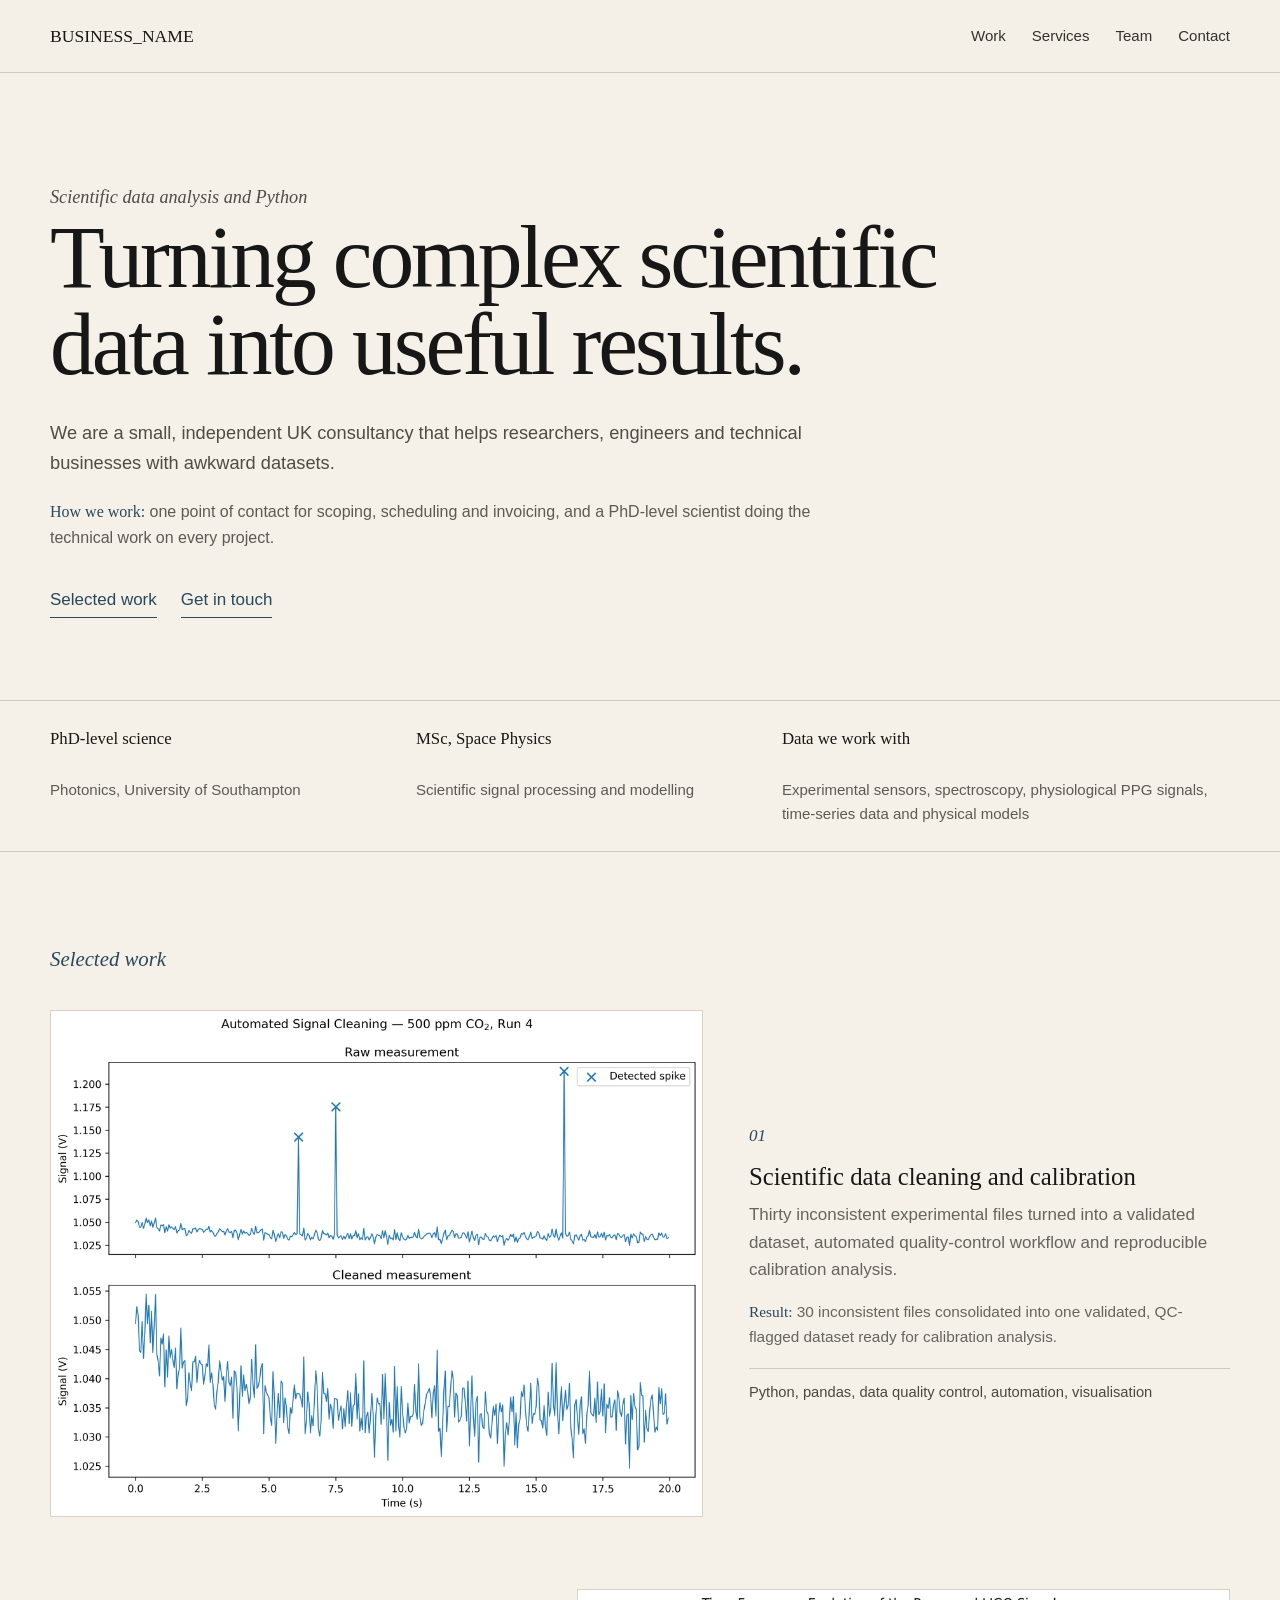
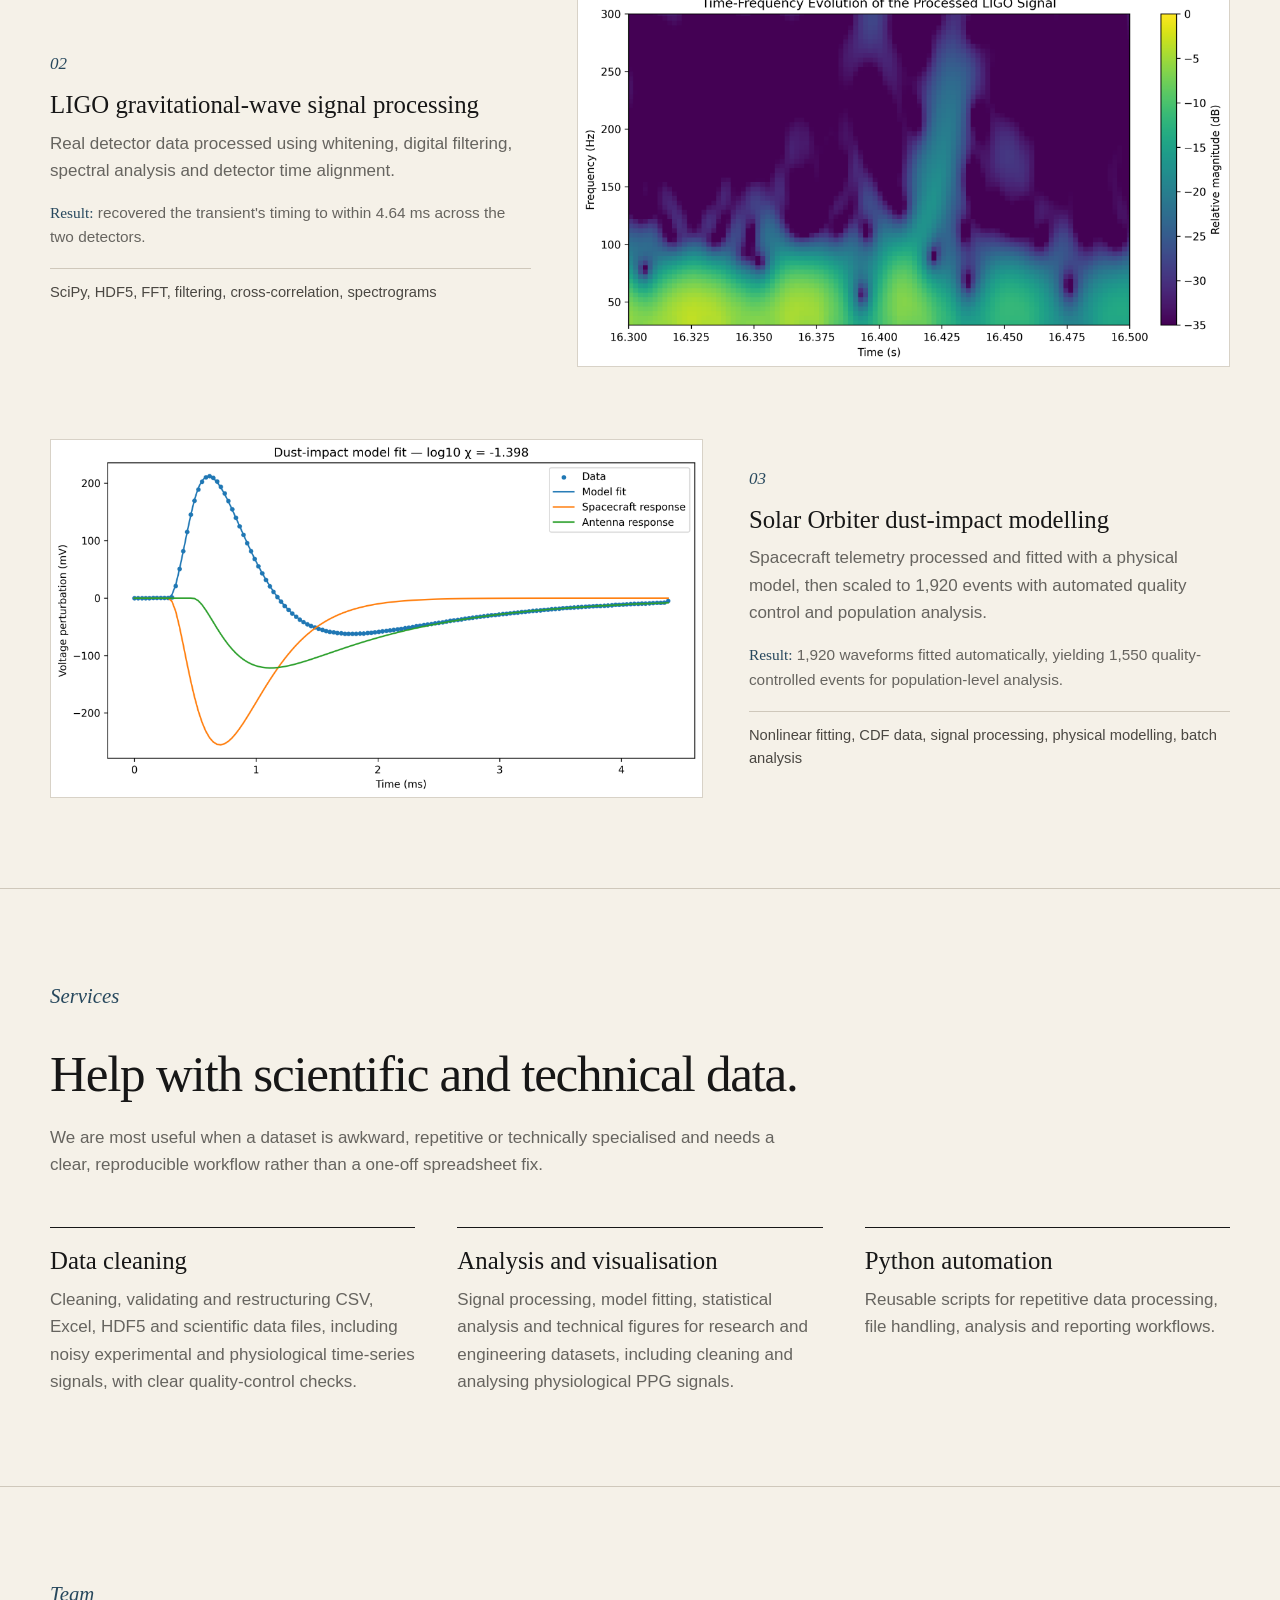
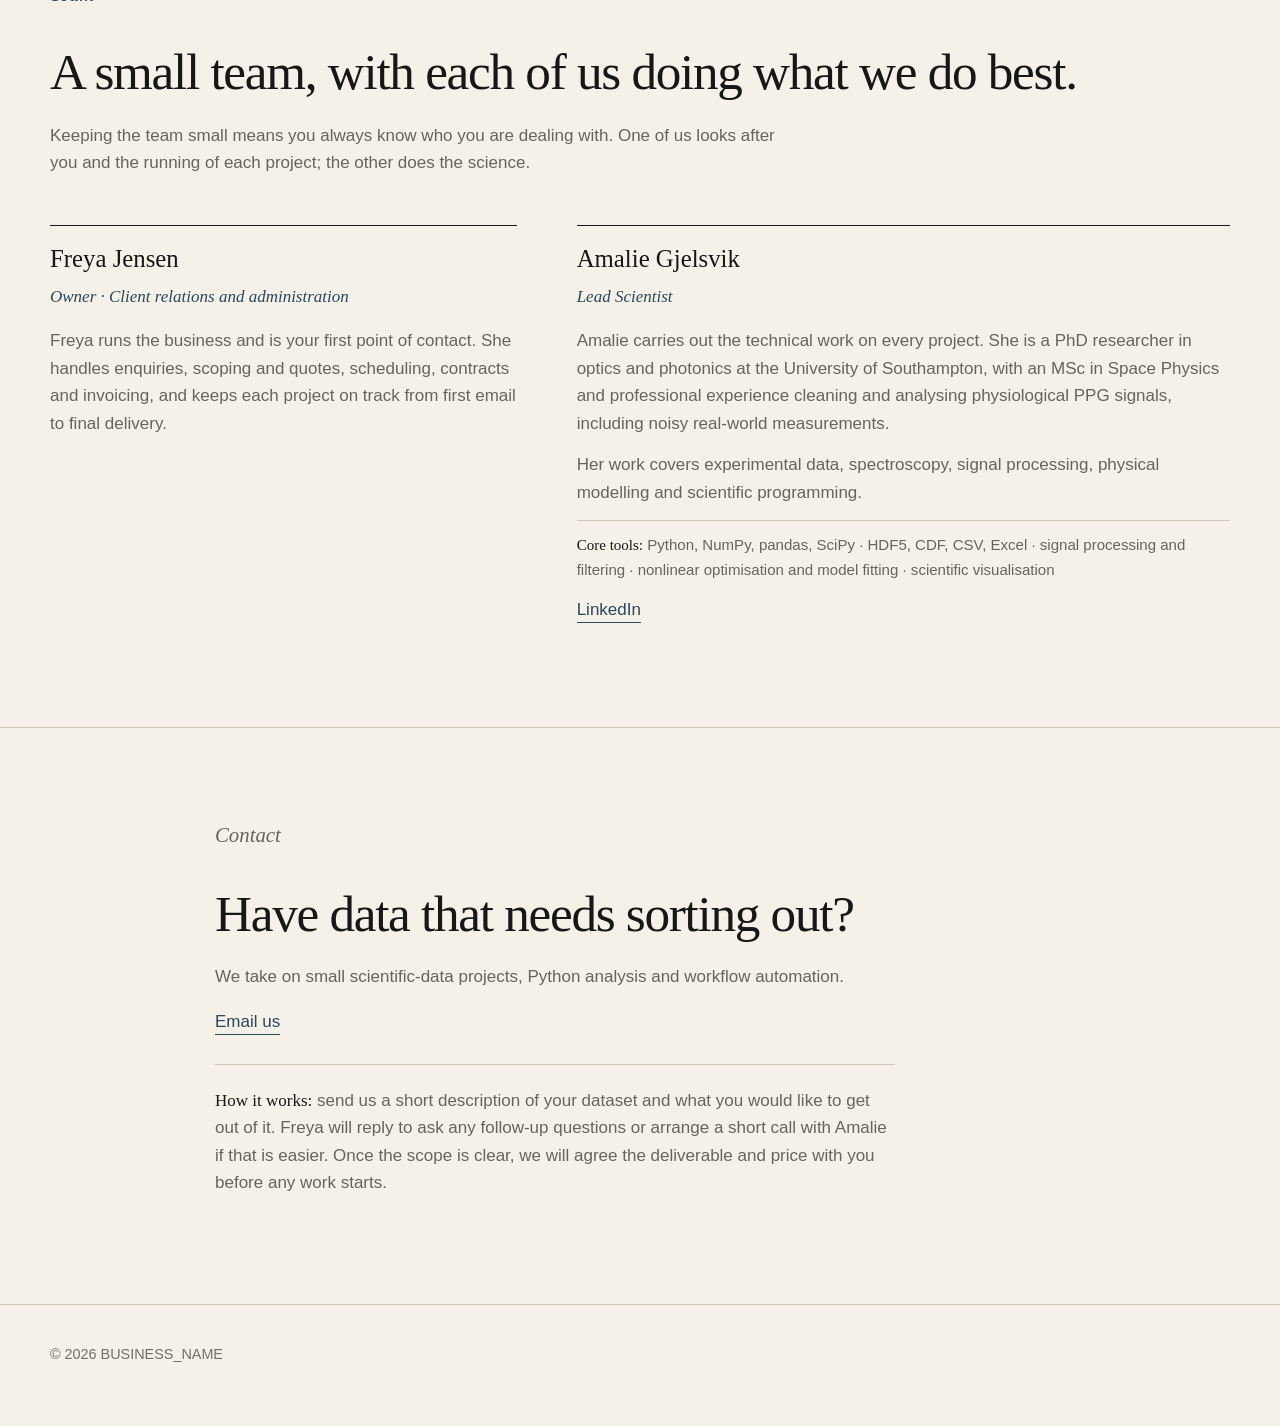
<file: index.html>
<!doctype html>
<html lang="en">
<head>
<meta charset="utf-8">
<meta name="viewport" content="width=device-width,initial-scale=1">
<meta name="description" content="BUSINESS_NAME — a small UK scientific data consultancy offering data cleaning, signal processing, analysis and Python automation.">
<title>BUSINESS_NAME — Scientific Data Analysis</title>
<link rel="stylesheet" href="styles.css">
</head>
<body>
<header class="site-header">
  <div class="container nav">
    <a class="brand" href="index.html">BUSINESS_NAME</a>
    <nav class="nav-links">
      <a href="#work">Work</a>
      <a href="#services">Services</a>
      <a href="#team">Team</a>
      <a href="#contact">Contact</a>
    </nav>
  </div>
</header>

<main>
<section class="hero">
  <div class="container">
    <p class="kicker">Scientific data analysis and Python</p>
    <h1>Turning complex scientific data into useful results.</h1>
    <p>We are a small, independent UK consultancy that helps researchers, engineers and technical businesses with awkward datasets.</p>
    <p class="research-context"><strong>How we work:</strong> one point of contact for scoping, scheduling and invoicing, and a PhD-level scientist doing the technical work on every project.</p>
    <div class="hero-links">
      <a class="text-link" href="#work">Selected work</a>
      <a class="text-link" href="#contact">Get in touch</a>
    </div>
  </div>
</section>

<section class="credibility-strip">
  <div class="container credibility-inner">
    <p><strong>PhD-level science</strong><br>Photonics, University of Southampton</p>
    <p><strong>MSc, Space Physics</strong><br>Scientific signal processing and modelling</p>
    <p><strong>Data we work with</strong><br>Experimental sensors, spectroscopy, physiological PPG signals, time-series data and physical models</p>
  </div>
</section>

<section class="section" id="work">
  <div class="container">
    <p class="section-label">Selected work</p>
    <div class="projects">

      <a class="project-row" href="projects/co2.html">
        <div class="project-image"><img src="assets/images/co2_raw_vs_cleaned.png" alt="Raw and cleaned CO2 sensor signal"></div>
        <div class="project-text">
          <div class="project-number">01</div>
          <h3>Scientific data cleaning and calibration</h3>
          <p>Thirty inconsistent experimental files turned into a validated dataset, automated quality-control workflow and reproducible calibration analysis.</p>
          <p class="project-outcome"><strong>Result:</strong> 30 inconsistent files consolidated into one validated, QC-flagged dataset ready for calibration analysis.</p>
          <div class="project-meta">
            <div class="project-skills">Python, pandas, data quality control, automation, visualisation</div>
          </div>
        </div>
      </a>

      <a class="project-row" href="projects/ligo.html">
        <div class="project-image"><img src="assets/images/ligo_spectrogram.png" alt="LIGO spectrogram"></div>
        <div class="project-text">
          <div class="project-number">02</div>
          <h3>LIGO gravitational-wave signal processing</h3>
          <p>Real detector data processed using whitening, digital filtering, spectral analysis and detector time alignment.</p>
          <p class="project-outcome"><strong>Result:</strong> recovered the transient's timing to within 4.64 ms across the two detectors.</p>
          <div class="project-meta">
            <div class="project-skills">SciPy, HDF5, FFT, filtering, cross-correlation, spectrograms</div>
          </div>
        </div>
      </a>

      <a class="project-row" href="projects/solar-orbiter.html">
        <div class="project-image"><img src="assets/images/solar_model_fit.png" alt="Solar Orbiter dust impact model fit"></div>
        <div class="project-text">
          <div class="project-number">03</div>
          <h3>Solar Orbiter dust-impact modelling</h3>
          <p>Spacecraft telemetry processed and fitted with a physical model, then scaled to 1,920 events with automated quality control and population analysis.</p>
          <p class="project-outcome"><strong>Result:</strong> 1,920 waveforms fitted automatically, yielding 1,550 quality-controlled events for population-level analysis.</p>
          <div class="project-meta">
            <div class="project-skills">Nonlinear fitting, CDF data, signal processing, physical modelling, batch analysis</div>
          </div>
        </div>
      </a>

    </div>
  </div>
</section>

<section class="section" id="services">
  <div class="container">
    <p class="section-label">Services</p>
    <h2>Help with scientific and technical data.</h2>
    <p class="intro">We are most useful when a dataset is awkward, repetitive or technically specialised and needs a clear, reproducible workflow rather than a one-off spreadsheet fix.</p>
    <div class="services">
      <div class="service">
        <h3>Data cleaning</h3>
        <p>Cleaning, validating and restructuring CSV, Excel, HDF5 and scientific data files, including noisy experimental and physiological time-series signals, with clear quality-control checks.</p>
      </div>
      <div class="service">
        <h3>Analysis and visualisation</h3>
        <p>Signal processing, model fitting, statistical analysis and technical figures for research and engineering datasets, including cleaning and analysing physiological PPG signals.</p>
      </div>
      <div class="service">
        <h3>Python automation</h3>
        <p>Reusable scripts for repetitive data processing, file handling, analysis and reporting workflows.</p>
      </div>
    </div>
  </div>
</section>

<section class="section" id="team">
  <div class="container">
    <p class="section-label">Team</p>
    <h2>A small team, with each of us doing what we do best.</h2>
    <p class="intro">Keeping the team small means you always know who you are dealing with. One of us looks after you and the running of each project; the other does the science.</p>
    <div class="team">
      <div class="team-member">
        <h3>Freya Jensen</h3>
        <p class="team-role">Owner · Client relations and administration</p>
        <p>Freya runs the business and is your first point of contact. She handles enquiries, scoping and quotes, scheduling, contracts and invoicing, and keeps each project on track from first email to final delivery.</p>
      </div>
      <div class="team-member">
        <h3>Amalie Gjelsvik</h3>
        <p class="team-role">Lead Scientist</p>
        <p>Amalie carries out the technical work on every project. She is a PhD researcher in optics and photonics at the University of Southampton, with an MSc in Space Physics and professional experience cleaning and analysing physiological PPG signals, including noisy real-world measurements.</p>
        <p>Her work covers experimental data, spectroscopy, signal processing, physical modelling and scientific programming.</p>
        <p class="team-tools"><strong>Core tools:</strong> Python, NumPy, pandas, SciPy · HDF5, CDF, CSV, Excel · signal processing and filtering · nonlinear optimisation and model fitting · scientific visualisation</p>
        <p><a class="text-link" href="https://www.linkedin.com/in/amalie-gjelsvik/">LinkedIn</a></p>
      </div>
    </div>
  </div>
</section>

<section class="section" id="contact">
  <div class="container contact-line">
    <p class="section-label">Contact</p>
    <h2>Have data that needs sorting out?</h2>
    <p>We take on small scientific-data projects, Python analysis and workflow automation.</p>
    <p><a class="text-link" href="mailto:YOUR_BUSINESS_EMAIL_HERE">Email us</a></p>
    <p class="process-note"><strong>How it works:</strong> send us a short description of your dataset and what you would like to get out of it. Freya will reply to ask any follow-up questions or arrange a short call with Amalie if that is easier. Once the scope is clear, we will agree the deliverable and price with you before any work starts.</p>
  </div>
</section>
</main>

<footer><div class="container">© 2026 BUSINESS_NAME</div></footer>
</body>
</html>
</file>
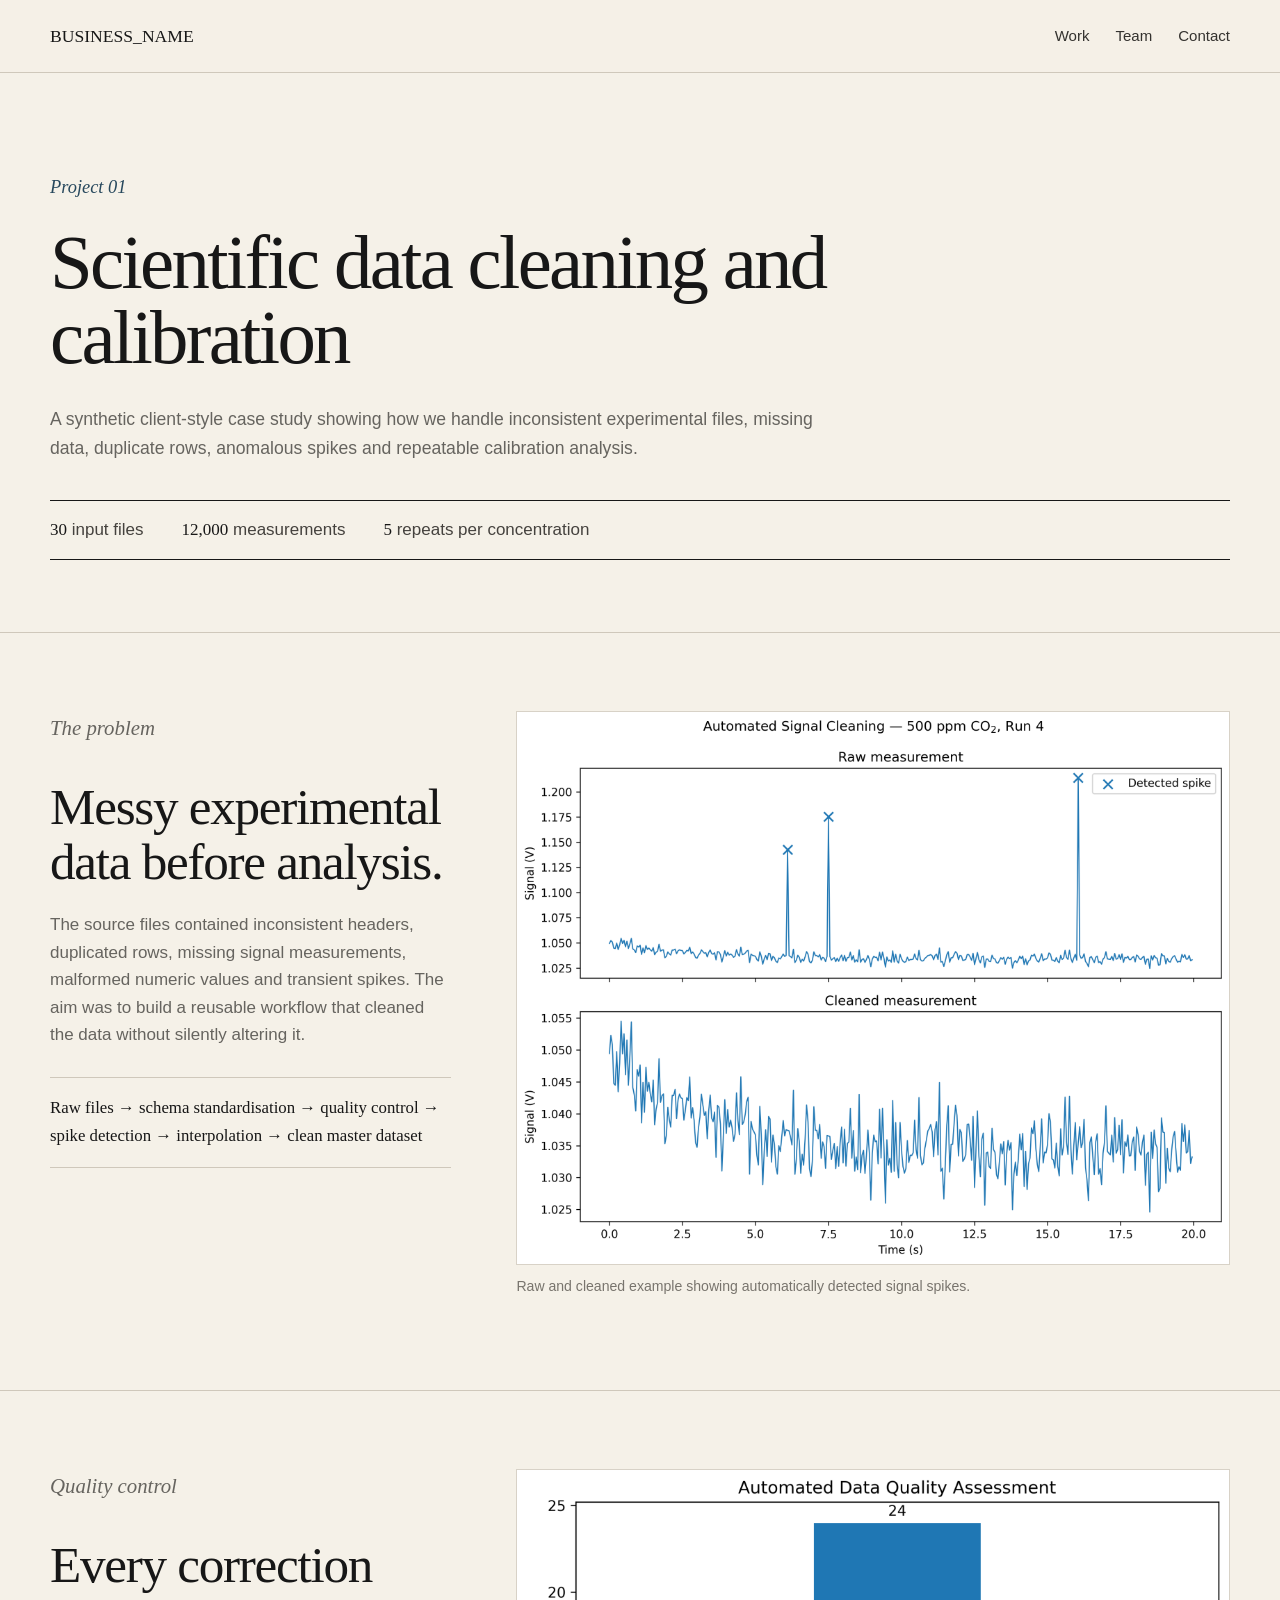
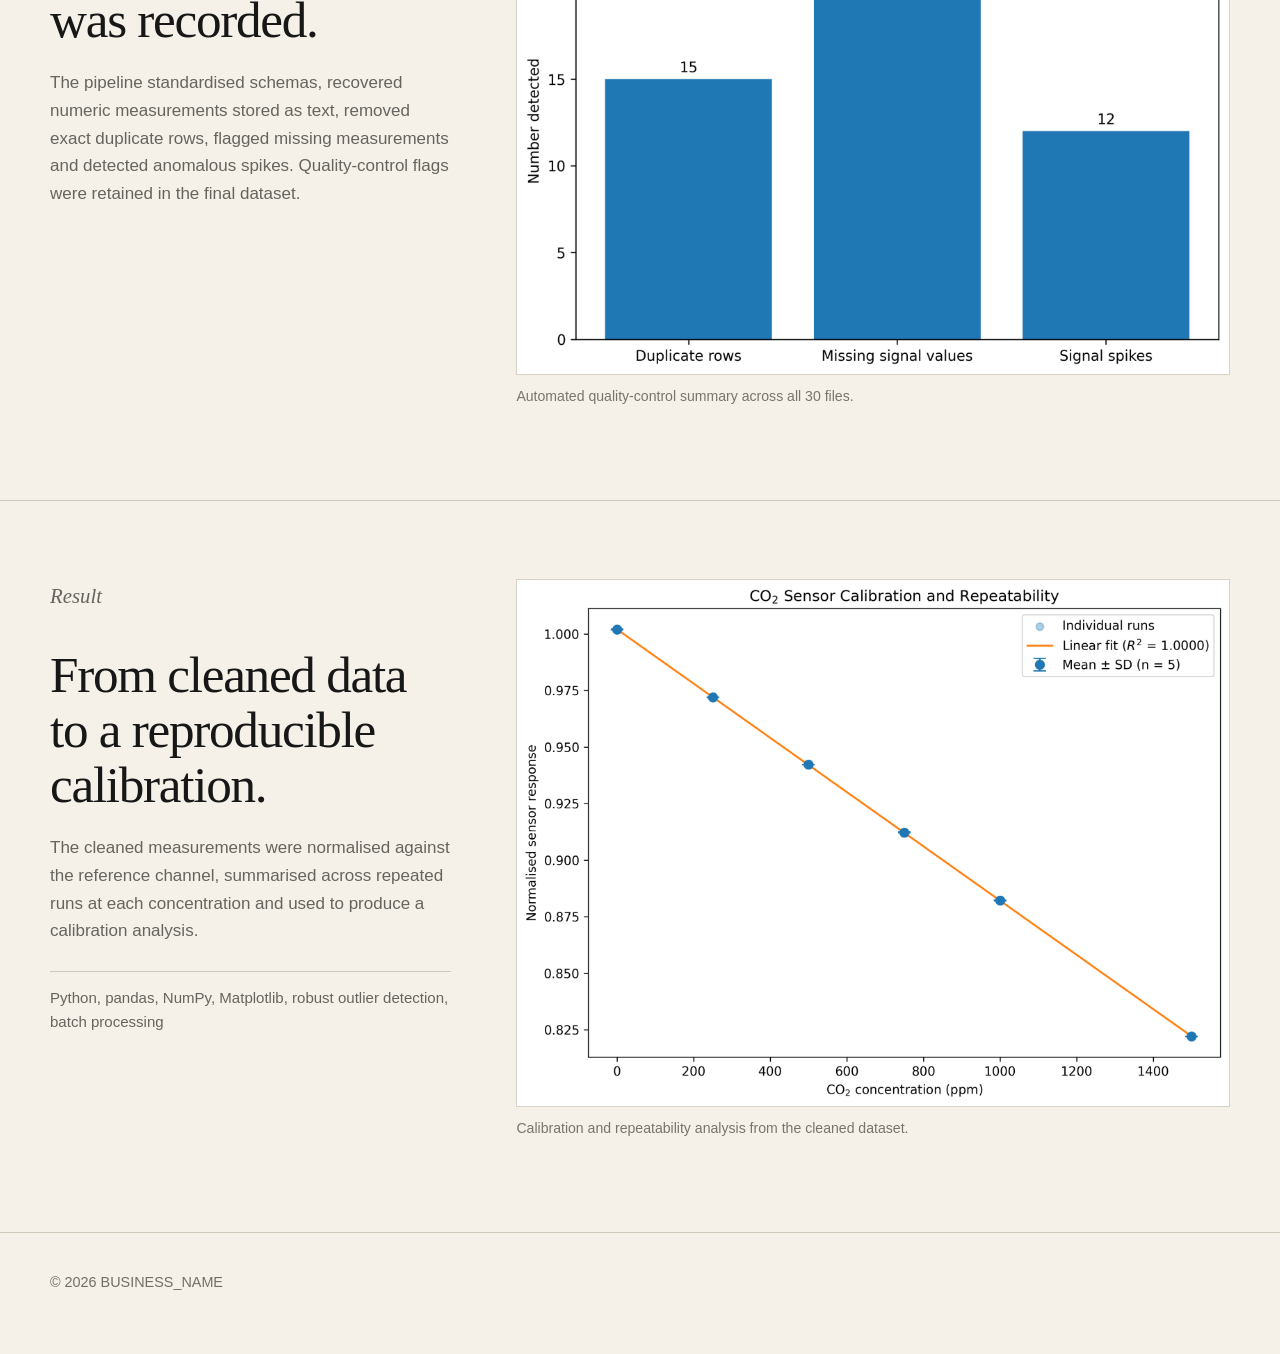
<file: projects/co2.html>
<!doctype html><html lang="en"><head><meta charset="utf-8"><meta name="viewport" content="width=device-width,initial-scale=1"><title>Scientific data cleaning and calibration — BUSINESS_NAME</title><link rel="stylesheet" href="../styles.css"></head>
<body><header class="site-header"><div class="container nav"><a class="brand" href="../index.html">BUSINESS_NAME</a><nav class="nav-links"><a href="../index.html#work">Work</a><a href="../index.html#team">Team</a><a href="../index.html#contact">Contact</a></nav></div></header>
<main>
<section class="project-hero"><div class="container"><p class="kicker">Project 01</p><h1>Scientific data cleaning and calibration</h1><p class="project-summary">A synthetic client-style case study showing how we handle inconsistent experimental files, missing data, duplicate rows, anomalous spikes and repeatable calibration analysis.</p><div class="project-facts"><span><strong>30</strong> input files</span><span><strong>12,000</strong> measurements</span><span><strong>5</strong> repeats per concentration</span></div></div></section>

<section class="case-section">
  <div class="container case-grid">
    <div class="case-copy">
      <p class="section-label">The problem</p>
      <h2>Messy experimental data before analysis.</h2>
      <p>The source files contained inconsistent headers, duplicated rows, missing signal measurements, malformed numeric values and transient spikes. The aim was to build a reusable workflow that cleaned the data without silently altering it.</p>
      <div class="process">Raw files → schema standardisation → quality control → spike detection → interpolation → clean master dataset</div>
    </div>
    <div>
      <div class="figure"><img src="../assets/images/co2_raw_vs_cleaned.png" alt="Raw versus cleaned sensor signal"></div>
      <p class="caption">Raw and cleaned example showing automatically detected signal spikes.</p>
    </div>
  </div>
</section>
<section class="case-section">
  <div class="container case-grid">
    <div class="case-copy">
      <p class="section-label">Quality control</p>
      <h2>Every correction was recorded.</h2>
      <p>The pipeline standardised schemas, recovered numeric measurements stored as text, removed exact duplicate rows, flagged missing measurements and detected anomalous spikes. Quality-control flags were retained in the final dataset.</p>
    </div>
    <div>
      <div class="figure"><img src="../assets/images/co2_qc_summary.png" alt="Data quality summary"></div>
      <p class="caption">Automated quality-control summary across all 30 files.</p>
    </div>
  </div>
</section>
<section class="case-section">
  <div class="container case-grid">
    <div class="case-copy">
      <p class="section-label">Result</p>
      <h2>From cleaned data to a reproducible calibration.</h2>
      <p>The cleaned measurements were normalised against the reference channel, summarised across repeated runs at each concentration and used to produce a calibration analysis.</p>
      <p class="tools">Python, pandas, NumPy, Matplotlib, robust outlier detection, batch processing</p>
    </div>
    <div>
      <div class="figure"><img src="../assets/images/co2_calibration.png" alt="CO2 calibration result"></div>
      <p class="caption">Calibration and repeatability analysis from the cleaned dataset.</p>
    </div>
  </div>
</section>
</main><footer><div class="container">© 2026 BUSINESS_NAME</div></footer></body></html>
</file>
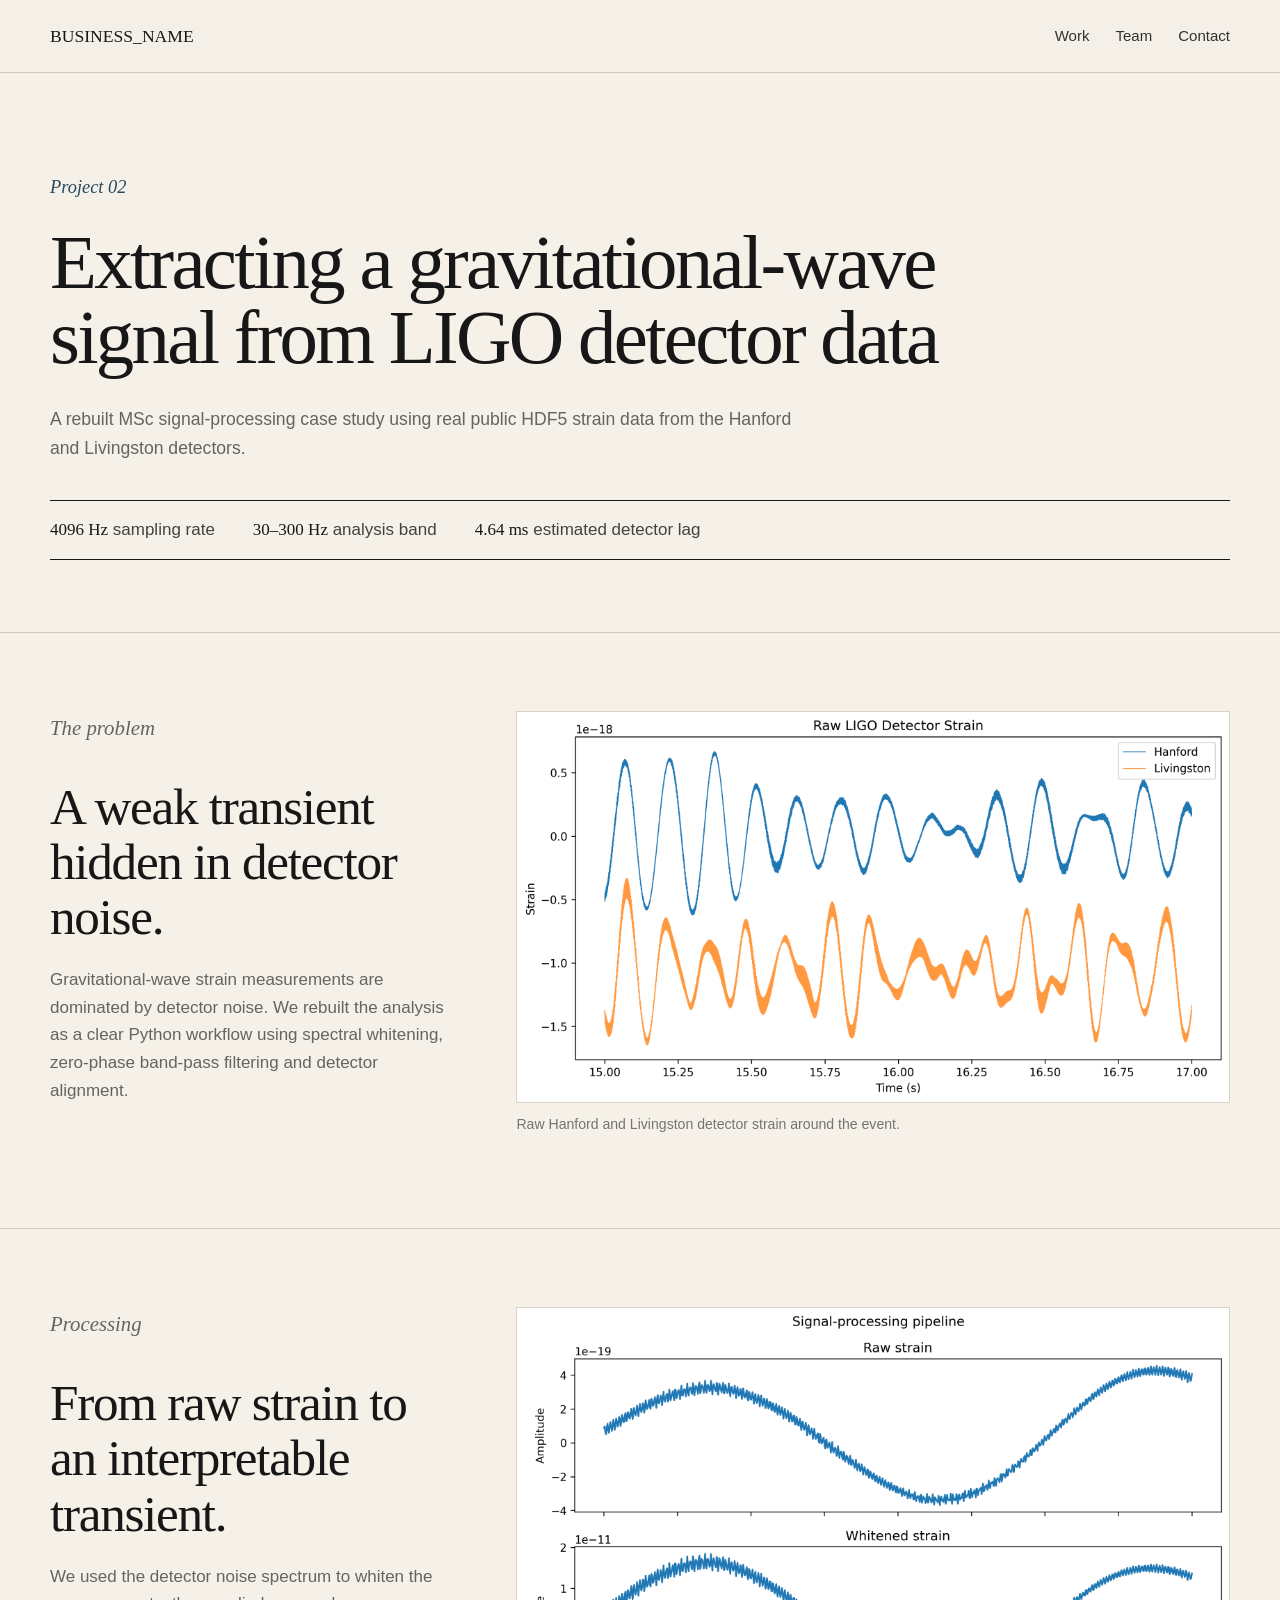
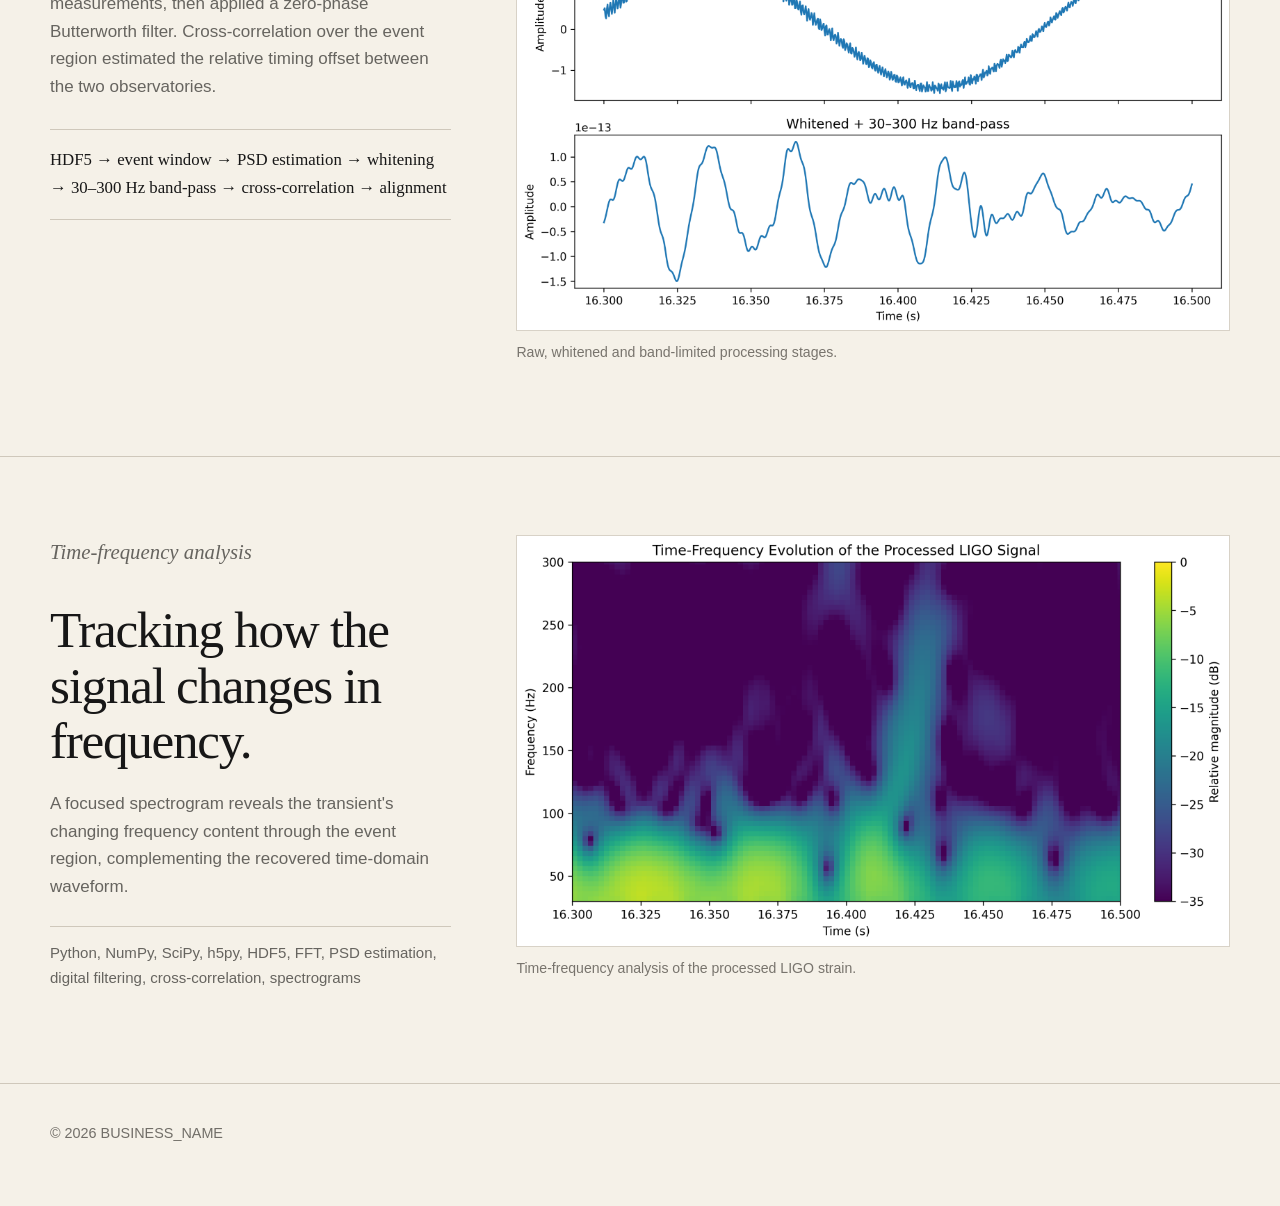
<file: projects/ligo.html>
<!doctype html><html lang="en"><head><meta charset="utf-8"><meta name="viewport" content="width=device-width,initial-scale=1"><title>Extracting a gravitational-wave signal from LIGO detector data — BUSINESS_NAME</title><link rel="stylesheet" href="../styles.css"></head>
<body><header class="site-header"><div class="container nav"><a class="brand" href="../index.html">BUSINESS_NAME</a><nav class="nav-links"><a href="../index.html#work">Work</a><a href="../index.html#team">Team</a><a href="../index.html#contact">Contact</a></nav></div></header>
<main>
<section class="project-hero"><div class="container"><p class="kicker">Project 02</p><h1>Extracting a gravitational-wave signal from LIGO detector data</h1><p class="project-summary">A rebuilt MSc signal-processing case study using real public HDF5 strain data from the Hanford and Livingston detectors.</p><div class="project-facts"><span><strong>4096 Hz</strong> sampling rate</span><span><strong>30–300 Hz</strong> analysis band</span><span><strong>4.64 ms</strong> estimated detector lag</span></div></div></section>

<section class="case-section">
  <div class="container case-grid">
    <div class="case-copy">
      <p class="section-label">The problem</p>
      <h2>A weak transient hidden in detector noise.</h2>
      <p>Gravitational-wave strain measurements are dominated by detector noise. We rebuilt the analysis as a clear Python workflow using spectral whitening, zero-phase band-pass filtering and detector alignment.</p>
    </div>
    <div>
      <div class="figure"><img src="../assets/images/ligo_raw_strain.png" alt="Raw LIGO strain"></div>
      <p class="caption">Raw Hanford and Livingston detector strain around the event.</p>
    </div>
  </div>
</section>
<section class="case-section">
  <div class="container case-grid">
    <div class="case-copy">
      <p class="section-label">Processing</p>
      <h2>From raw strain to an interpretable transient.</h2>
      <p>We used the detector noise spectrum to whiten the measurements, then applied a zero-phase Butterworth filter. Cross-correlation over the event region estimated the relative timing offset between the two observatories.</p>
      <div class="process">HDF5 → event window → PSD estimation → whitening → 30–300 Hz band-pass → cross-correlation → alignment</div>
    </div>
    <div>
      <div class="figure"><img src="../assets/images/ligo_processing_stages.png" alt="LIGO processing stages"></div>
      <p class="caption">Raw, whitened and band-limited processing stages.</p>
    </div>
  </div>
</section>
<section class="case-section">
  <div class="container case-grid">
    <div class="case-copy">
      <p class="section-label">Time-frequency analysis</p>
      <h2>Tracking how the signal changes in frequency.</h2>
      <p>A focused spectrogram reveals the transient's changing frequency content through the event region, complementing the recovered time-domain waveform.</p>
      <p class="tools">Python, NumPy, SciPy, h5py, HDF5, FFT, PSD estimation, digital filtering, cross-correlation, spectrograms</p>
    </div>
    <div>
      <div class="figure"><img src="../assets/images/ligo_spectrogram.png" alt="LIGO spectrogram"></div>
      <p class="caption">Time-frequency analysis of the processed LIGO strain.</p>
    </div>
  </div>
</section>
</main><footer><div class="container">© 2026 BUSINESS_NAME</div></footer></body></html>
</file>
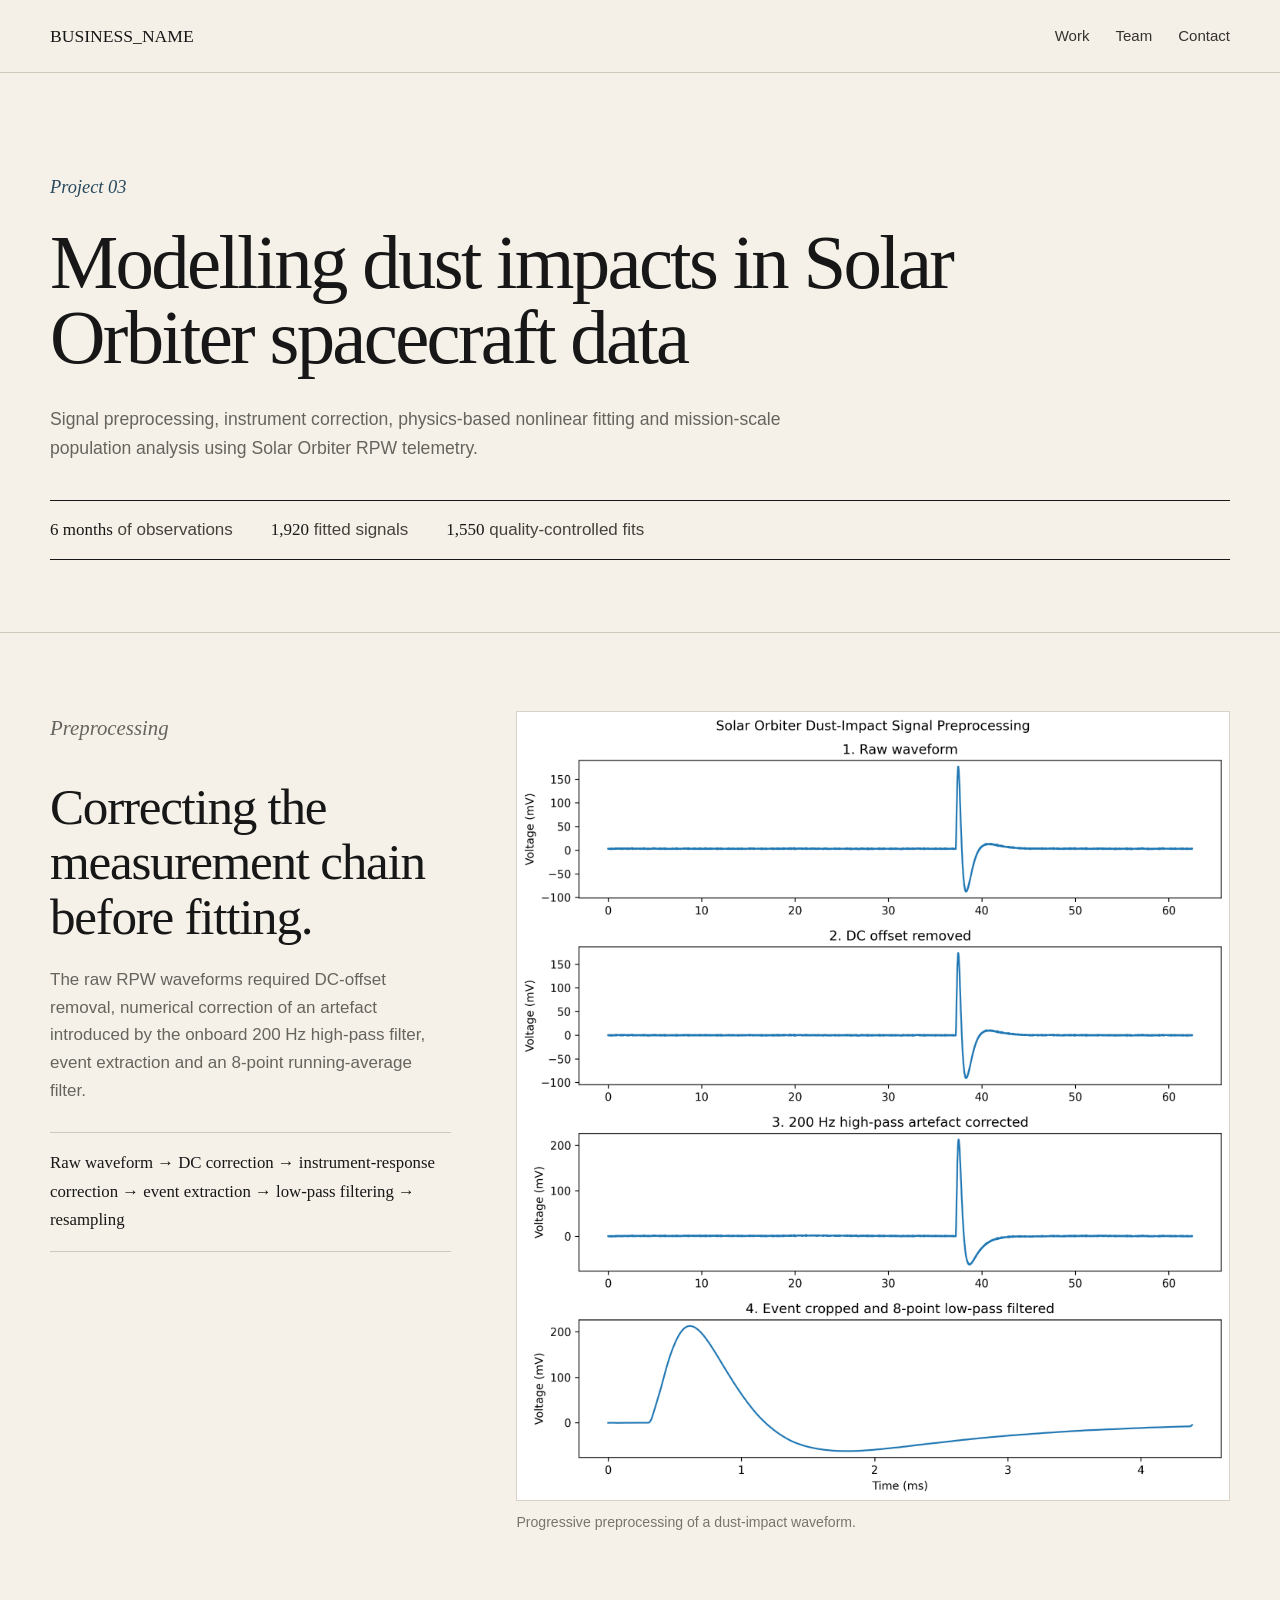
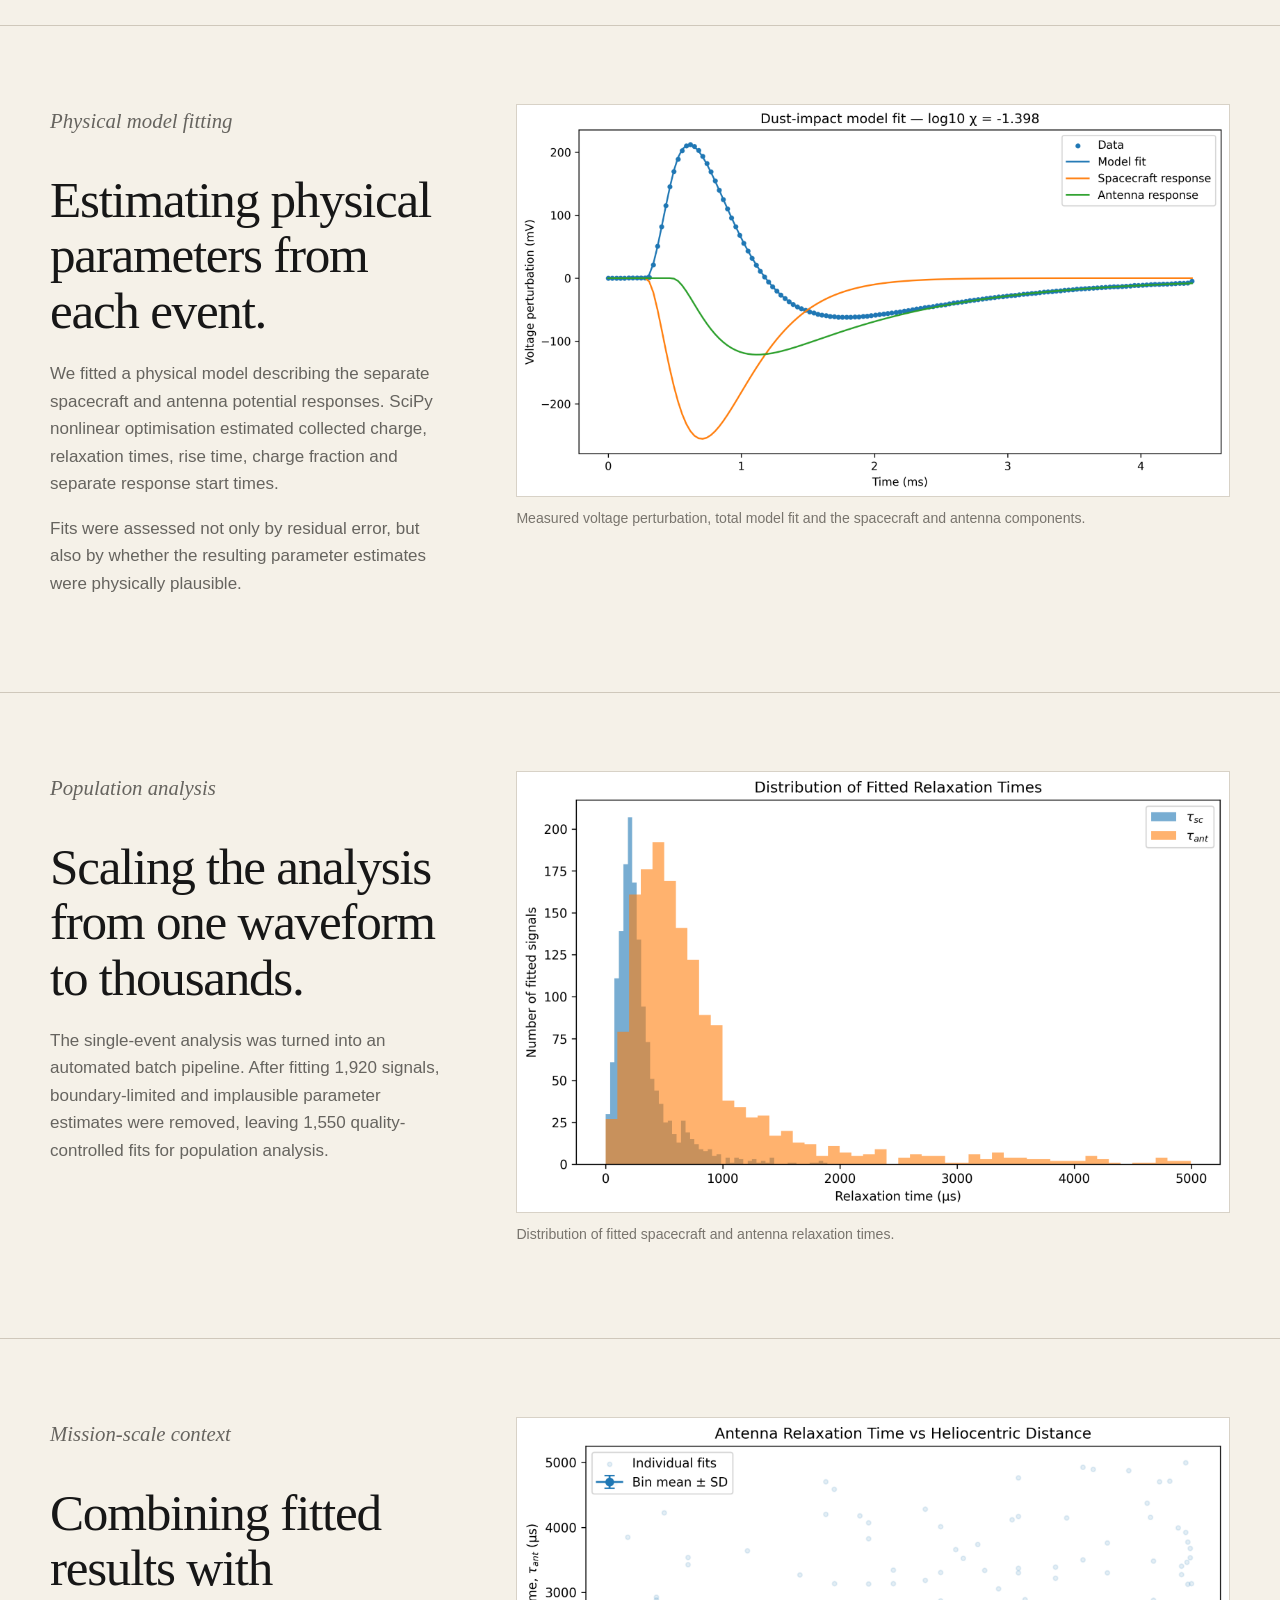
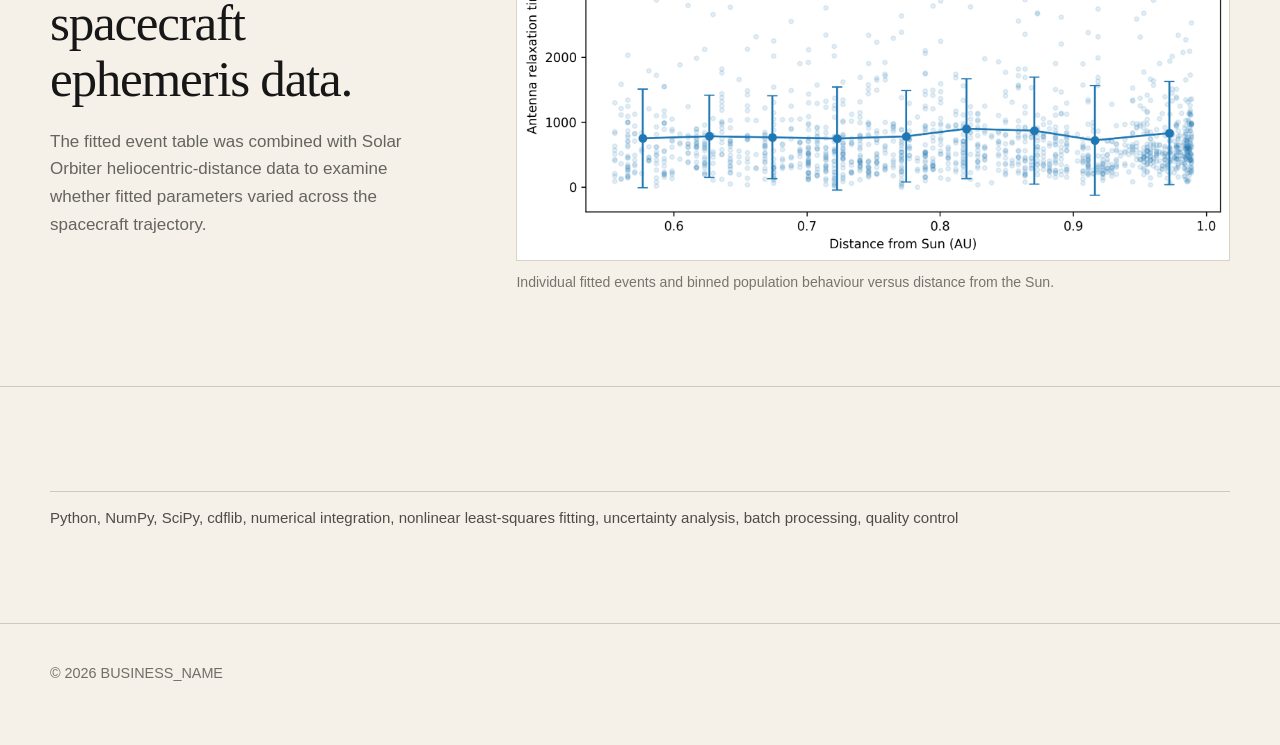
<file: projects/solar-orbiter.html>
<!doctype html><html lang="en"><head><meta charset="utf-8"><meta name="viewport" content="width=device-width,initial-scale=1"><title>Modelling dust impacts in Solar Orbiter spacecraft data — BUSINESS_NAME</title><link rel="stylesheet" href="../styles.css"></head>
<body><header class="site-header"><div class="container nav"><a class="brand" href="../index.html">BUSINESS_NAME</a><nav class="nav-links"><a href="../index.html#work">Work</a><a href="../index.html#team">Team</a><a href="../index.html#contact">Contact</a></nav></div></header>
<main>
<section class="project-hero"><div class="container"><p class="kicker">Project 03</p><h1>Modelling dust impacts in Solar Orbiter spacecraft data</h1><p class="project-summary">Signal preprocessing, instrument correction, physics-based nonlinear fitting and mission-scale population analysis using Solar Orbiter RPW telemetry.</p><div class="project-facts"><span><strong>6 months</strong> of observations</span><span><strong>1,920</strong> fitted signals</span><span><strong>1,550</strong> quality-controlled fits</span></div></div></section>

<section class="case-section">
  <div class="container case-grid">
    <div class="case-copy">
      <p class="section-label">Preprocessing</p>
      <h2>Correcting the measurement chain before fitting.</h2>
      <p>The raw RPW waveforms required DC-offset removal, numerical correction of an artefact introduced by the onboard 200 Hz high-pass filter, event extraction and an 8-point running-average filter.</p>
      <div class="process">Raw waveform → DC correction → instrument-response correction → event extraction → low-pass filtering → resampling</div>
    </div>
    <div>
      <div class="figure"><img src="../assets/images/solar_preprocessing.png" alt="Solar Orbiter preprocessing pipeline"></div>
      <p class="caption">Progressive preprocessing of a dust-impact waveform.</p>
    </div>
  </div>
</section>
<section class="case-section">
  <div class="container case-grid">
    <div class="case-copy">
      <p class="section-label">Physical model fitting</p>
      <h2>Estimating physical parameters from each event.</h2>
      <p>We fitted a physical model describing the separate spacecraft and antenna potential responses. SciPy nonlinear optimisation estimated collected charge, relaxation times, rise time, charge fraction and separate response start times.</p><p>Fits were assessed not only by residual error, but also by whether the resulting parameter estimates were physically plausible.</p>
    </div>
    <div>
      <div class="figure"><img src="../assets/images/solar_model_fit.png" alt="Solar Orbiter model fit"></div>
      <p class="caption">Measured voltage perturbation, total model fit and the spacecraft and antenna components.</p>
    </div>
  </div>
</section>
<section class="case-section">
  <div class="container case-grid">
    <div class="case-copy">
      <p class="section-label">Population analysis</p>
      <h2>Scaling the analysis from one waveform to thousands.</h2>
      <p>The single-event analysis was turned into an automated batch pipeline. After fitting 1,920 signals, boundary-limited and implausible parameter estimates were removed, leaving 1,550 quality-controlled fits for population analysis.</p>
    </div>
    <div>
      <div class="figure"><img src="../assets/images/solar_relaxation_distribution.png" alt="Distribution of fitted relaxation times"></div>
      <p class="caption">Distribution of fitted spacecraft and antenna relaxation times.</p>
    </div>
  </div>
</section>
<section class="case-section">
  <div class="container case-grid">
    <div class="case-copy">
      <p class="section-label">Mission-scale context</p>
      <h2>Combining fitted results with spacecraft ephemeris data.</h2>
      <p>The fitted event table was combined with Solar Orbiter heliocentric-distance data to examine whether fitted parameters varied across the spacecraft trajectory.</p>
    </div>
    <div>
      <div class="figure"><img src="../assets/images/solar_tau_distance.png" alt="Antenna relaxation time versus heliocentric distance"></div>
      <p class="caption">Individual fitted events and binned population behaviour versus distance from the Sun.</p>
    </div>
  </div>
</section>
<section class="case-section">
  <div class="container">
    <p class="tools">Python, NumPy, SciPy, cdflib, numerical integration, nonlinear least-squares fitting, uncertainty analysis, batch processing, quality control</p>
  </div>
</section>
</main><footer><div class="container">© 2026 BUSINESS_NAME</div></footer></body></html>
</file>
<file: styles.css>
:root{
  --paper:#f5f1e8;
  --ink:#171717;
  --muted:#66645f;
  --line:#cfc8bb;
  --accent:#27485d;
  --max:1180px;
}
*{box-sizing:border-box}
html{scroll-behavior:smooth}
body{margin:0;background:var(--paper);color:var(--ink);font-family:Arial,Helvetica,sans-serif;font-size:17px;line-height:1.62}
img{max-width:100%;display:block}
a{color:inherit}
.container{width:min(var(--max),calc(100% - 48px));margin:0 auto}
.site-header{border-bottom:1px solid var(--line);background:rgba(245,241,232,.96)}
.nav{min-height:72px;display:flex;justify-content:space-between;align-items:center;gap:28px}
.brand{text-decoration:none;font-family:Georgia,"Times New Roman",serif;font-size:1.1rem}
.nav-links{display:flex;gap:26px;flex-wrap:wrap}
.nav-links a{text-decoration:none;color:#34322f;font-size:.94rem}
.nav-links a:hover{color:var(--accent)}
.hero{padding:110px 0 82px}
.kicker{font-family:Georgia,"Times New Roman",serif;font-size:1.15rem;font-style:italic;color:var(--accent);margin:0 0 22px}
h1{font-family:Georgia,"Times New Roman",serif;font-weight:400;font-size:clamp(3rem,7vw,6.6rem);line-height:.98;letter-spacing:-.035em;max-width:1020px;margin:0 0 30px}
.hero p{max-width:760px;margin:0;font-size:1.14rem;color:#4f4c47}
.hero .research-context{margin-top:22px;max-width:820px;font-size:1rem;color:#5d5a55}
.hero .research-context strong{font-family:Georgia,"Times New Roman",serif;font-weight:400;color:var(--accent)}
.hero-links{display:flex;gap:24px;margin-top:35px;flex-wrap:wrap}
.text-link{color:var(--accent);text-decoration:none;border-bottom:1px solid var(--accent);padding-bottom:3px}
.text-link:hover{opacity:.72}
.credibility-strip{border-top:1px solid var(--line);border-bottom:1px solid var(--line);padding:24px 0}
.credibility-inner{display:grid;grid-template-columns:1fr 1fr 1.35fr;gap:34px}
.credibility-inner p{margin:0;color:#5d5a55;font-size:.94rem}
.credibility-inner strong{display:block;margin-bottom:2px;font-family:Georgia,"Times New Roman",serif;font-size:1.05rem;font-weight:400;color:var(--ink)}
.section{padding:90px 0;border-top:1px solid var(--line)}
.credibility-strip + .section{border-top:none}
.section-label{font-family:Georgia,"Times New Roman",serif;font-size:1.3rem;font-style:italic;font-weight:400;color:var(--accent);margin:0 0 34px}
h2{font-family:Georgia,"Times New Roman",serif;font-size:clamp(2rem,4vw,3.6rem);font-weight:400;line-height:1.08;letter-spacing:-.025em;margin:0 0 22px}
h3{font-family:Georgia,"Times New Roman",serif;font-size:1.55rem;font-weight:400;line-height:1.2;margin:0 0 10px}
.intro{color:var(--muted);max-width:740px;margin:0 0 48px}
.services{display:grid;grid-template-columns:repeat(3,1fr);gap:42px}
.service{border-top:1px solid var(--ink);padding-top:18px}
.service p{color:var(--muted);margin:0}
.projects{display:flex;flex-direction:column;gap:72px}
.project-row{display:flex;flex-direction:row;gap:46px;align-items:center;text-decoration:none}
.project-row:nth-child(even){flex-direction:row-reverse}
.project-image{background:#fff;border:1px solid #d8d2c7;overflow:hidden;flex:1.15 1 0;min-width:0}
.project-image img{width:100%;height:auto;object-fit:contain;object-position:center}
.project-text{flex:.85 1 0;min-width:0}
.project-number{font-family:Georgia,"Times New Roman",serif;font-style:italic;color:var(--accent);margin-bottom:12px}
.project-text p{color:var(--muted);margin:0 0 16px}
.project-outcome{font-size:.96rem;color:#4a4742;margin:0 0 16px}
.project-outcome strong{font-family:Georgia,"Times New Roman",serif;font-weight:400;color:var(--accent)}
.project-meta{display:flex;justify-content:space-between;align-items:baseline;gap:18px;border-top:1px solid var(--line);padding-top:12px;margin-top:18px}
.project-skills{font-size:.92rem;color:#4a4742}
.code-link{font-size:.92rem;color:var(--accent);text-decoration:none;border-bottom:1px solid var(--accent);padding-bottom:2px;white-space:nowrap}
.code-link:hover{opacity:.72}
.testimonials{display:grid;grid-template-columns:1fr 1fr;gap:60px}
.testimonial blockquote{margin:0 0 16px;font-family:Georgia,"Times New Roman",serif;font-style:italic;font-weight:400;font-size:1.3rem;line-height:1.45;color:var(--ink)}
.testimonial cite{font-style:normal;color:var(--muted);font-size:.92rem}
.process-note{margin-top:28px;padding-top:22px;border-top:1px solid var(--line);color:var(--muted);max-width:680px}
.process-note strong{font-family:Georgia,"Times New Roman",serif;font-weight:400;color:var(--ink)}
.about-grid{display:grid;grid-template-columns:1.3fr .7fr;gap:80px}
.about-copy p{color:var(--muted);max-width:720px}
.about-details{border-top:1px solid var(--ink);padding-top:18px}
.about-details p{margin:0 0 10px;color:var(--muted)}
.team{display:grid;grid-template-columns:1fr 1.4fr;gap:60px}
.team-member{border-top:1px solid var(--ink);padding-top:18px}
.team-member p{color:var(--muted);margin:0 0 14px}
.team-member .team-role{font-family:Georgia,"Times New Roman",serif;font-style:italic;color:var(--accent);margin-bottom:16px}
.team-tools{font-size:.94rem;border-top:1px solid var(--line);padding-top:12px}
.team-tools strong{font-family:Georgia,"Times New Roman",serif;font-weight:400;color:var(--ink)}
.contact-line{max-width:850px}
.contact-line p{color:var(--muted);max-width:680px}
footer{padding:38px 0 60px;border-top:1px solid var(--line);color:#716e68;font-size:.9rem}
.project-hero{padding:100px 0 72px}
.project-hero h1{font-size:clamp(2.8rem,6vw,5.5rem);max-width:1050px}
.project-summary{max-width:770px;color:var(--muted);font-size:1.1rem}
.project-facts{margin-top:38px;border-top:1px solid var(--ink);border-bottom:1px solid var(--ink);padding:15px 0;display:flex;gap:38px;flex-wrap:wrap;color:#45423e}
.project-facts strong{font-family:Georgia,"Times New Roman",serif;font-weight:400;color:var(--ink)}
.case-section{padding:78px 0;border-top:1px solid var(--line)}
.case-grid{display:grid;grid-template-columns:.72fr 1.28fr;gap:65px;align-items:start}
.case-copy p{color:var(--muted)}
.process{margin:28px 0 0;padding:16px 0;border-top:1px solid var(--line);border-bottom:1px solid var(--line);font-family:Georgia,"Times New Roman",serif;font-size:1.05rem;line-height:1.7}
.figure{background:#fff;border:1px solid #d8d2c7}
.figure img{width:100%;height:auto;object-fit:contain;object-position:center}
.caption{color:#78746d;font-size:.88rem;margin-top:10px}
.tools{color:#4f4c47;border-top:1px solid var(--line);margin-top:26px;padding-top:14px;font-size:.94rem}
@media(max-width:850px){
  .container{width:min(var(--max),calc(100% - 30px))}
  .services,.about-grid,.case-grid,.credibility-inner,.testimonials,.team{grid-template-columns:1fr}
  .project-row,.project-row:nth-child(even){flex-direction:column}
  .project-image,.project-text{width:100%;flex:none}
  .project-meta{flex-direction:column;align-items:flex-start;gap:8px}
  .hero{padding:80px 0 64px}
  .section,.case-section{padding:65px 0}
  .credibility-strip{padding:20px 0}
  .credibility-inner{gap:18px}
}
</file>
